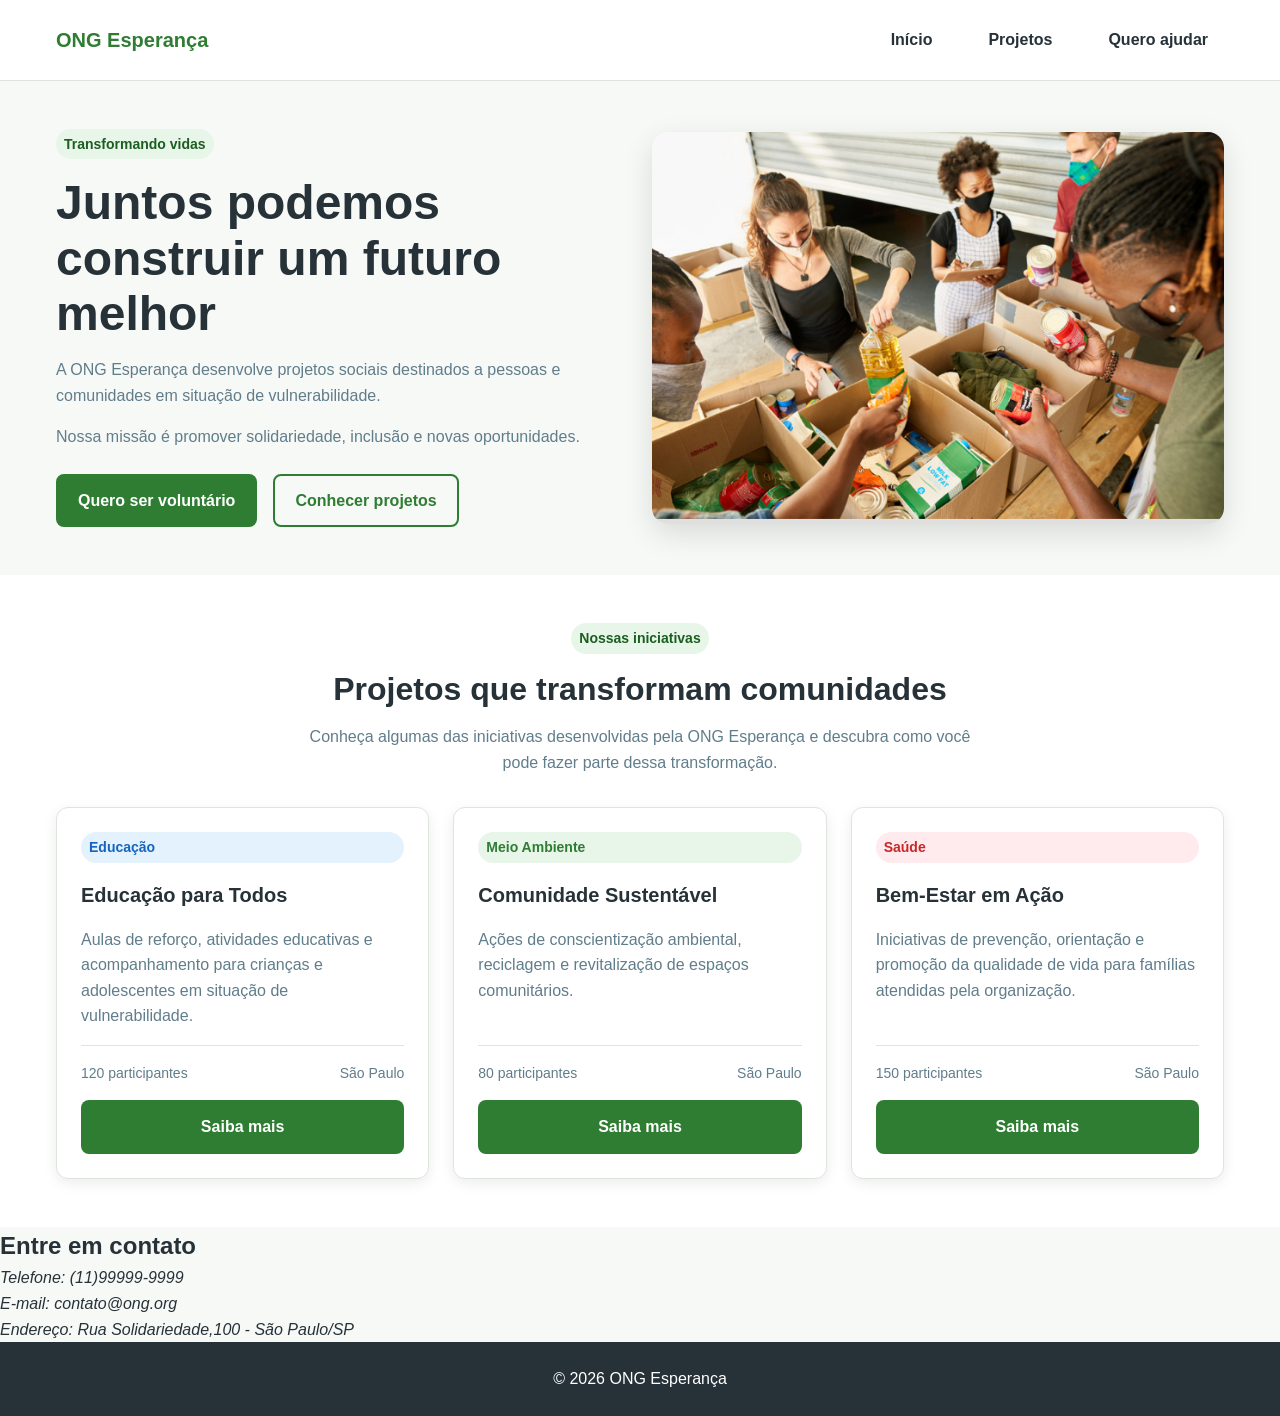
<file: index.html>
<!DOCTYPE html>
<html lang="pt-BR">

<head>
    <meta charset="UTF-8">

    <meta name="viewport" content="width=device-width,initial-scale=1.0">

    <title>ONG Esperança</title>

    <link rel="stylesheet" href="css/style.css">

</head>

<body>

   <header class="header">

    <div class="header-content container">

        <a href="index.html" class="logo">
            ONG Esperança
        </a>

        <input
            type="checkbox"
            id="menu-toggle"
            class="menu-toggle"
        >

        <label
            for="menu-toggle"
            class="hamburger"
            aria-label="Abrir menu de navegação"
        >
            <span></span>
            <span></span>
            <span></span>
        </label>

        <nav class="nav" aria-label="Navegação principal">

            <ul class="nav-menu">

                <li>
                    <a href="index.html">Início</a>
                </li>

                <li class="dropdown">

                    <a href="projetos.html">
                        Projetos
                    </a>

                    <ul class="dropdown-menu">
                        <li>
                            <a href="projetos.html#educacao">
                                Educação
                            </a>
                        </li>

                        <li>
                            <a href="projetos.html#meio-ambiente">
                                Meio Ambiente
                            </a>
                        </li>

                        <li>
                            <a href="projetos.html#saude">
                                Saúde
                            </a>
                        </li>
                    </ul>

                </li>

                <li>
                    <a href="cadastro.html">
                        Quero ajudar
                    </a>
                </li>

            </ul>

        </nav>

    </div>

</header>

<main>

    <section class="hero">

    <div class="container">

        <div class="grid hero-grid">

            <div class="hero-content">

                <span class="badge badge-primary">
                    Transformando vidas
                </span>

                <h1>
                    Juntos podemos construir um futuro melhor
                </h1>

                <p>
                    A ONG Esperança desenvolve projetos sociais
                    destinados a pessoas e comunidades em situação
                    de vulnerabilidade.
                </p>

                <p>
                    Nossa missão é promover solidariedade, inclusão
                    e novas oportunidades.
                </p>

                <div class="hero-actions">

                    <a href="cadastro.html" class="btn btn-primary">
                        Quero ser voluntário
                    </a>

                    <a href="projetos.html" class="btn btn-secondary">
                        Conhecer projetos
                    </a>

                </div>

            </div>

            <div class="hero-image">

                <img
                    src="imagens/ong.jpg"
                    alt="Voluntários da ONG participando de uma ação solidária"
                >

            </div>

        </div>

    </div>

</section>

<section class="projects-section">

    <div class="container">

        <div class="section-header">
            <span class="badge badge-primary">
                Nossas iniciativas
            </span>

            <h2>Projetos que transformam comunidades</h2>

            <p>
                Conheça algumas das iniciativas desenvolvidas pela
                ONG Esperança e descubra como você pode fazer parte
                dessa transformação.
            </p>
        </div>

        <div class="grid projects-grid">

            <!-- Projeto 1 -->
            <article class="project-card">

                <div class="card-content">

                    <span class="badge badge-education">
                        Educação
                    </span>

                    <h3>Educação para Todos</h3>

                    <p>
                        Aulas de reforço, atividades educativas e
                        acompanhamento para crianças e adolescentes
                        em situação de vulnerabilidade.
                    </p>

                    <div class="project-info">
                        <span>120 participantes</span>
                        <span>São Paulo</span>
                    </div>

                    <a href="projetos.html#educacao"
                       class="btn btn-primary">
                        Saiba mais
                    </a>

                </div>

            </article>


            <!-- Projeto 2 -->
            <article class="project-card">

                <div class="card-content">

                    <span class="badge badge-environment">
                        Meio Ambiente
                    </span>

                    <h3>Comunidade Sustentável</h3>

                    <p>
                        Ações de conscientização ambiental, reciclagem
                        e revitalização de espaços comunitários.
                    </p>

                    <div class="project-info">
                        <span>80 participantes</span>
                        <span>São Paulo</span>
                    </div>

                    <a href="projetos.html#meio-ambiente"
                       class="btn btn-primary">
                        Saiba mais
                    </a>

                </div>

            </article>


            <!-- Projeto 3 -->
            <article class="project-card">

                <div class="card-content">

                    <span class="badge badge-health">
                        Saúde
                    </span>

                    <h3>Bem-Estar em Ação</h3>

                    <p>
                        Iniciativas de prevenção, orientação e promoção
                        da qualidade de vida para famílias atendidas
                        pela organização.
                    </p>

                    <div class="project-info">
                        <span>150 participantes</span>
                        <span>São Paulo</span>
                    </div>

                    <a href="projetos.html#saude"
                       class="btn btn-primary">
                        Saiba mais
                    </a>

                </div>

            </article>

        </div>

    </div>

</section>

    <section>

        <h2>Entre em contato</h2>

        <address> 

            <p>
                Telefone: 
                <a href="tel:+551199999999">
                    (11)99999-9999
                </a>
            </p>

            <p>
                E-mail:
                <a href="mailto:contato@ONG.org">
                    contato@ong.org
                </a>
        
            </p>

            <p>
                Endereço:
                Rua Solidariedade,100 - São Paulo/SP
            </p>

        </address>

    </section>

</main>

<footer>

    <p>
         © 2026 ONG Esperança
    </p>

</footer>

</body>

</html>
</file>
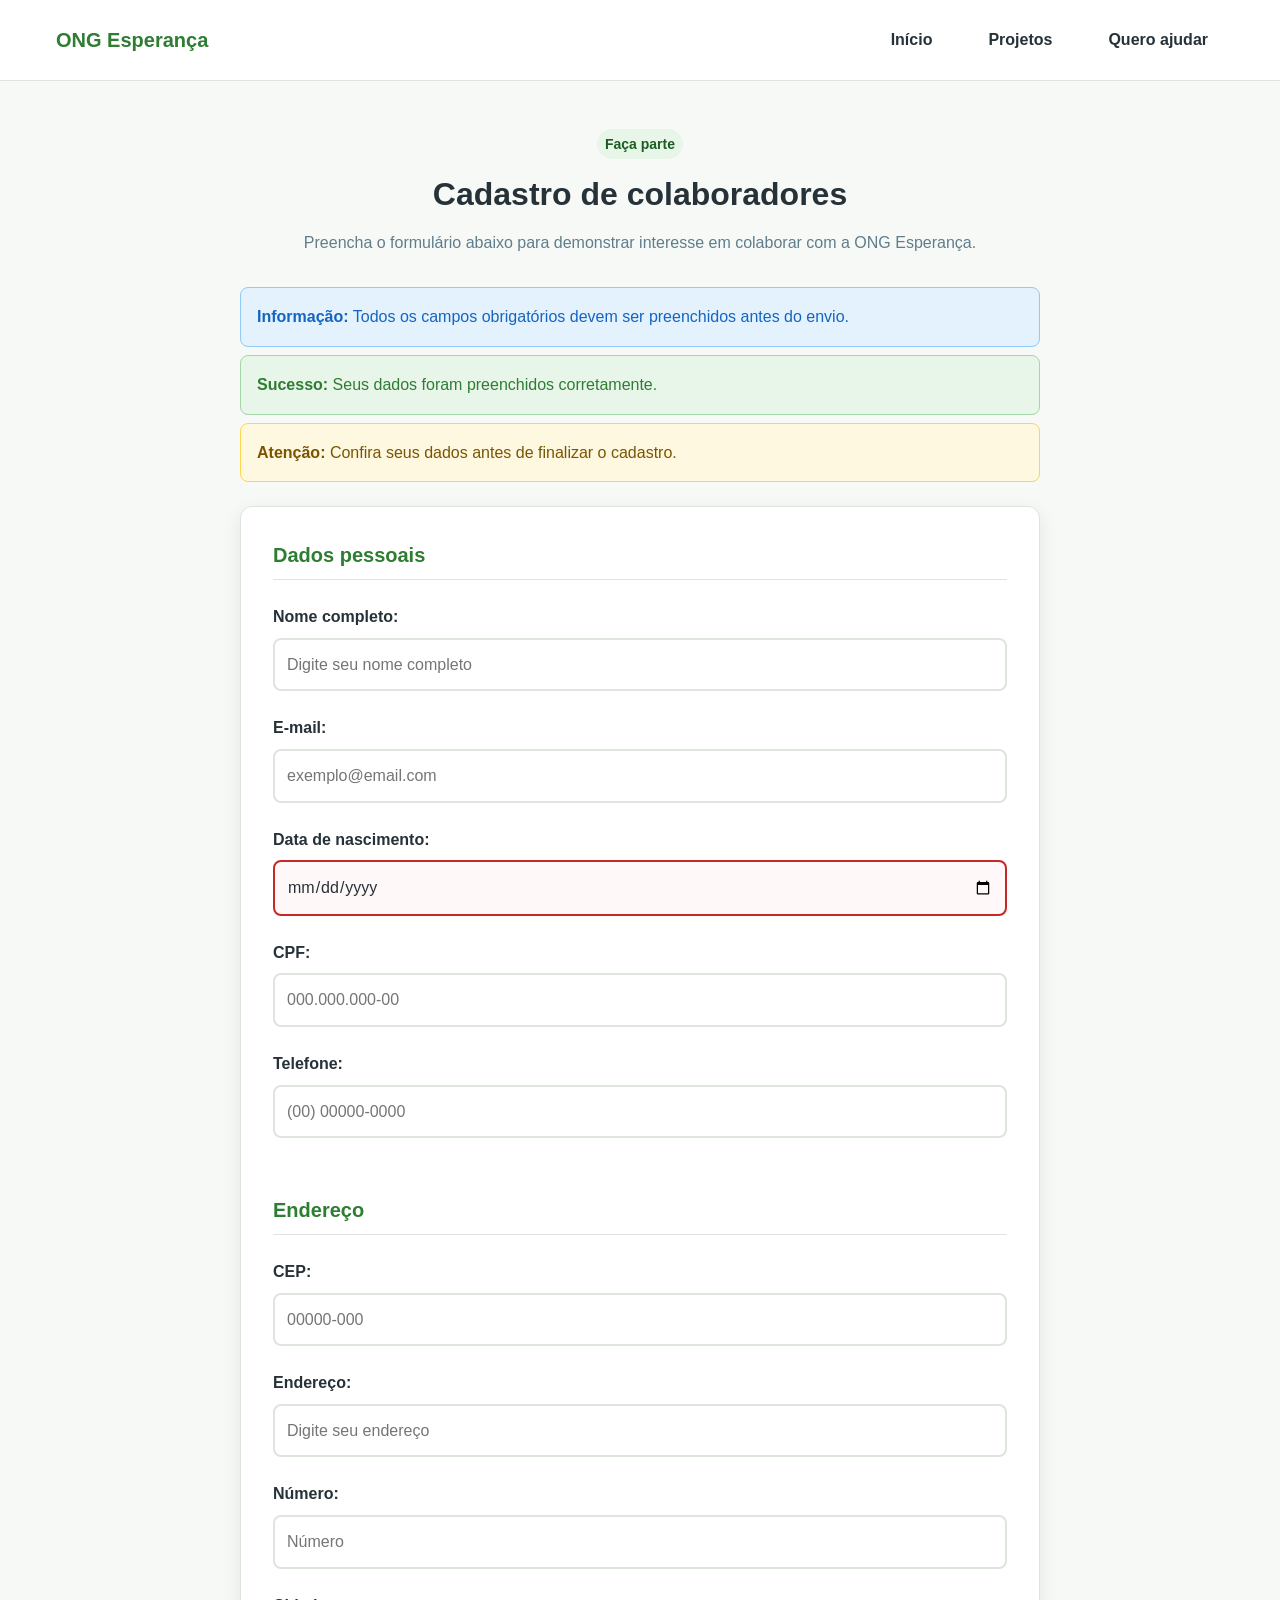
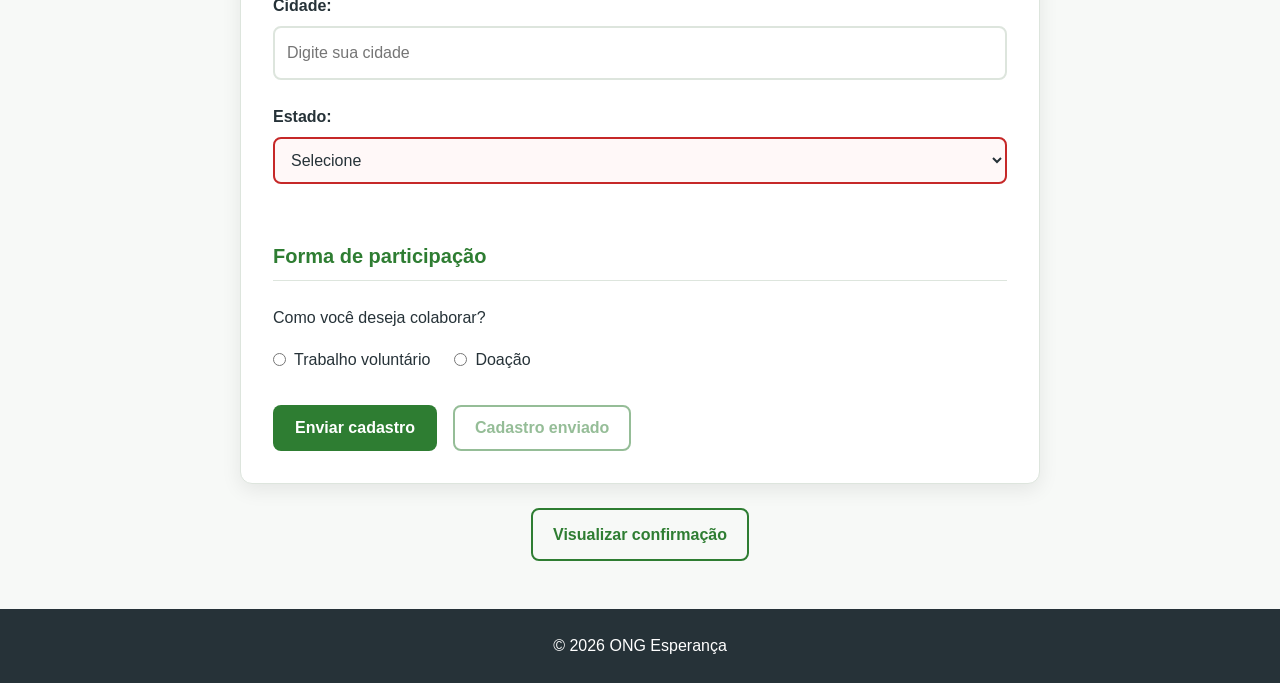
<file: cadastro.html>
<!DOCTYPE html>
<html lang="pt-BR">

<head>
    <meta charset="UTF-8">

    <meta name="viewport" content="width=device-width, initial-scale=1.0">

    <title>Cadastro - ONG Esperança</title>

    <link rel="stylesheet" href="css/style.css">

    <script src="js/script.js" defer></script>
</head>

<body>

    <!-- ========================================
         CABEÇALHO
    ========================================= -->

    <header class="header">

        <div class="header-content container">

            <a href="index.html" class="logo">
                ONG Esperança
            </a>

            <input
                type="checkbox"
                id="menu-toggle"
                class="menu-toggle"
            >

            <label
                for="menu-toggle"
                class="hamburger"
                aria-label="Abrir menu de navegação"
            >
                <span></span>
                <span></span>
                <span></span>
            </label>

            <nav class="nav" aria-label="Navegação principal">

                <ul class="nav-menu">

                    <li>
                        <a href="index.html">
                            Início
                        </a>
                    </li>

                    <li class="dropdown">

                        <a href="projetos.html">
                            Projetos
                        </a>

                        <ul class="dropdown-menu">

                            <li>
                                <a href="projetos.html#educacao">
                                    Educação
                                </a>
                            </li>

                            <li>
                                <a href="projetos.html#meio-ambiente">
                                    Meio Ambiente
                                </a>
                            </li>

                            <li>
                                <a href="projetos.html#saude">
                                    Saúde
                                </a>
                            </li>

                        </ul>

                    </li>

                    <li>
                        <a href="cadastro.html">
                            Quero ajudar
                        </a>
                    </li>

                </ul>

            </nav>

        </div>

    </header>


    <!-- ========================================
         CONTEÚDO PRINCIPAL
    ========================================= -->

    <main>

        <section class="form-section">

            <div class="container">

                <!-- Título da página -->

                <div class="form-header">

                    <span class="badge badge-primary">
                        Faça parte
                    </span>

                    <h1>
                        Cadastro de colaboradores
                    </h1>

                    <p>
                        Preencha o formulário abaixo para demonstrar
                        interesse em colaborar com a ONG Esperança.
                    </p>

                </div>

                <div class="feedback-area">

    <div class="alert alert-info" role="alert">
        <strong>Informação:</strong>
        Todos os campos obrigatórios devem ser preenchidos antes do envio.
    </div>

    <div class="alert alert-success" role="alert">
        <strong>Sucesso:</strong>
        Seus dados foram preenchidos corretamente.
    </div>

    <div class="alert alert-warning" role="alert">
        <strong>Atenção:</strong>
        Confira seus dados antes de finalizar o cadastro.
    </div>

</div>


                <!-- Formulário -->

                <form class="volunteer-form">

                    <!-- DADOS PESSOAIS -->

                    <fieldset>

                        <legend>
                            Dados pessoais
                        </legend>


                        <div class="form-group">

                            <label for="nome">
                                Nome completo:
                            </label>

                            <input
                                class="form-control"
                                type="text"
                                id="nome"
                                name="nome"
                                minlength="3"
                                placeholder="Digite seu nome completo"
                                required
                            >

                            <span class="form-message">
                                Informe seu nome completo.
                            </span>

                        </div>


                        <div class="form-group">

                            <label for="email">
                                E-mail:
                            </label>

                            <input
                                class="form-control"
                                type="email"
                                id="email"
                                name="email"
                                placeholder="exemplo@email.com"
                                required
                            >

                            <span class="form-message">
                                Informe um e-mail válido.
                            </span>

                        </div>


                        <div class="form-group">

                            <label for="nascimento">
                                Data de nascimento:
                            </label>

                            <input
                                class="form-control"
                                type="date"
                                id="nascimento"
                                name="nascimento"
                                required
                            >

                        </div>


                        <div class="form-group">

                            <label for="cpf">
                                CPF:
                            </label>

                            <input
                                class="form-control"
                                type="text"
                                id="cpf"
                                name="cpf"
                                placeholder="000.000.000-00"
                                maxlength="14"
                                pattern="[0-9]{3}\.[0-9]{3}\.[0-9]{3}-[0-9]{2}"
                                required
                            >

                            <span class="form-message">
                                Utilize o formato 000.000.000-00.
                            </span>

                        </div>


                        <div class="form-group">

                            <label for="telefone">
                                Telefone:
                            </label>

                            <input
                                class="form-control"
                                type="tel"
                                id="telefone"
                                name="telefone"
                                placeholder="(00) 00000-0000"
                                maxlength="15"
                                pattern="\([0-9]{2}\) [0-9]{5}-[0-9]{4}"
                                required
                            >

                            <span class="form-message">
                                Utilize o formato (00) 00000-0000.
                            </span>

                        </div>

                    </fieldset>


                    <!-- ENDEREÇO -->

                    <fieldset>

                        <legend>
                            Endereço
                        </legend>


                        <div class="form-group">

                            <label for="cep">
                                CEP:
                            </label>

                            <input
                                class="form-control"
                                type="text"
                                id="cep"
                                name="cep"
                                placeholder="00000-000"
                                maxlength="9"
                                pattern="[0-9]{5}-[0-9]{3}"
                                required
                            >

                            <span class="form-message">
                                Utilize o formato 00000-000.
                            </span>

                        </div>


                        <div class="form-group">

                            <label for="endereco">
                                Endereço:
                            </label>

                            <input
                                class="form-control"
                                type="text"
                                id="endereco"
                                name="endereco"
                                placeholder="Digite seu endereço"
                                required
                            >

                        </div>


                        <div class="form-group">

                            <label for="numero">
                                Número:
                            </label>

                            <input
                                class="form-control"
                                type="text"
                                id="numero"
                                name="numero"
                                placeholder="Número"
                                required
                            >

                        </div>


                        <div class="form-group">

                            <label for="cidade">
                                Cidade:
                            </label>

                            <input
                                class="form-control"
                                type="text"
                                id="cidade"
                                name="cidade"
                                placeholder="Digite sua cidade"
                                required
                            >

                        </div>


                        <div class="form-group">

                            <label for="estado">
                                Estado:
                            </label>

                            <select
                                class="form-control"
                                id="estado"
                                name="estado"
                                required
                            >

                                <option value="">
                                    Selecione
                                </option>

                                <option value="SP">
                                    São Paulo
                                </option>

                                <option value="RJ">
                                    Rio de Janeiro
                                </option>

                                <option value="MG">
                                    Minas Gerais
                                </option>

                            </select>

                        </div>

                    </fieldset>


                    <!-- FORMA DE PARTICIPAÇÃO -->

                    <fieldset>

                        <legend>
                            Forma de participação
                        </legend>

                        <p>
                            Como você deseja colaborar?
                        </p>

                        <div class="radio-group">

                            <label>

                                <input
                                    type="radio"
                                    name="participacao"
                                    value="voluntariado"
                                    required
                                >

                                Trabalho voluntário

                            </label>


                            <label>

                                <input
                                    type="radio"
                                    name="participacao"
                                    value="doacao"
                                >

                                Doação

                            </label>

                        </div>

                    </fieldset>


                    <!-- BOTÕES -->

                    <div class="form-actions">

                        <button
                            type="submit"
                            class="btn btn-primary"
                        >
                            Enviar cadastro
                        </button>

                        <button
                            type="button"
                            class="btn btn-secondary"
                            disabled
                        >
                            Cadastro enviado
                        </button>

                    </div>

                </form>

                <div class="modal-actions">

    <a href="#modal-confirmacao" class="btn btn-secondary">
        Visualizar confirmação
    </a>

</div>


<div
    id="modal-confirmacao"
    class="modal"
    role="dialog"
    aria-labelledby="modal-title"
>

    <div class="modal-content">

        <a
            href="#"
            class="modal-close"
            aria-label="Fechar modal"
        >
            &times;
        </a>

        <span class="badge badge-primary">
            Cadastro
        </span>

        <h2 id="modal-title">
            Cadastro recebido!
        </h2>

        <p>
            Obrigado pelo interesse em colaborar com a
            ONG Esperança. Nossa equipe entrará em contato
            para apresentar as próximas etapas.
        </p>

        <a href="#" class="btn btn-primary">
            Entendi
        </a>

    </div>

</div>

            </div>

        </section>

    </main>


    <!-- ========================================
         RODAPÉ
    ========================================= -->

    <footer>

        <p>
            © 2026 ONG Esperança
        </p>

    </footer>

</body>

</html>
</file>
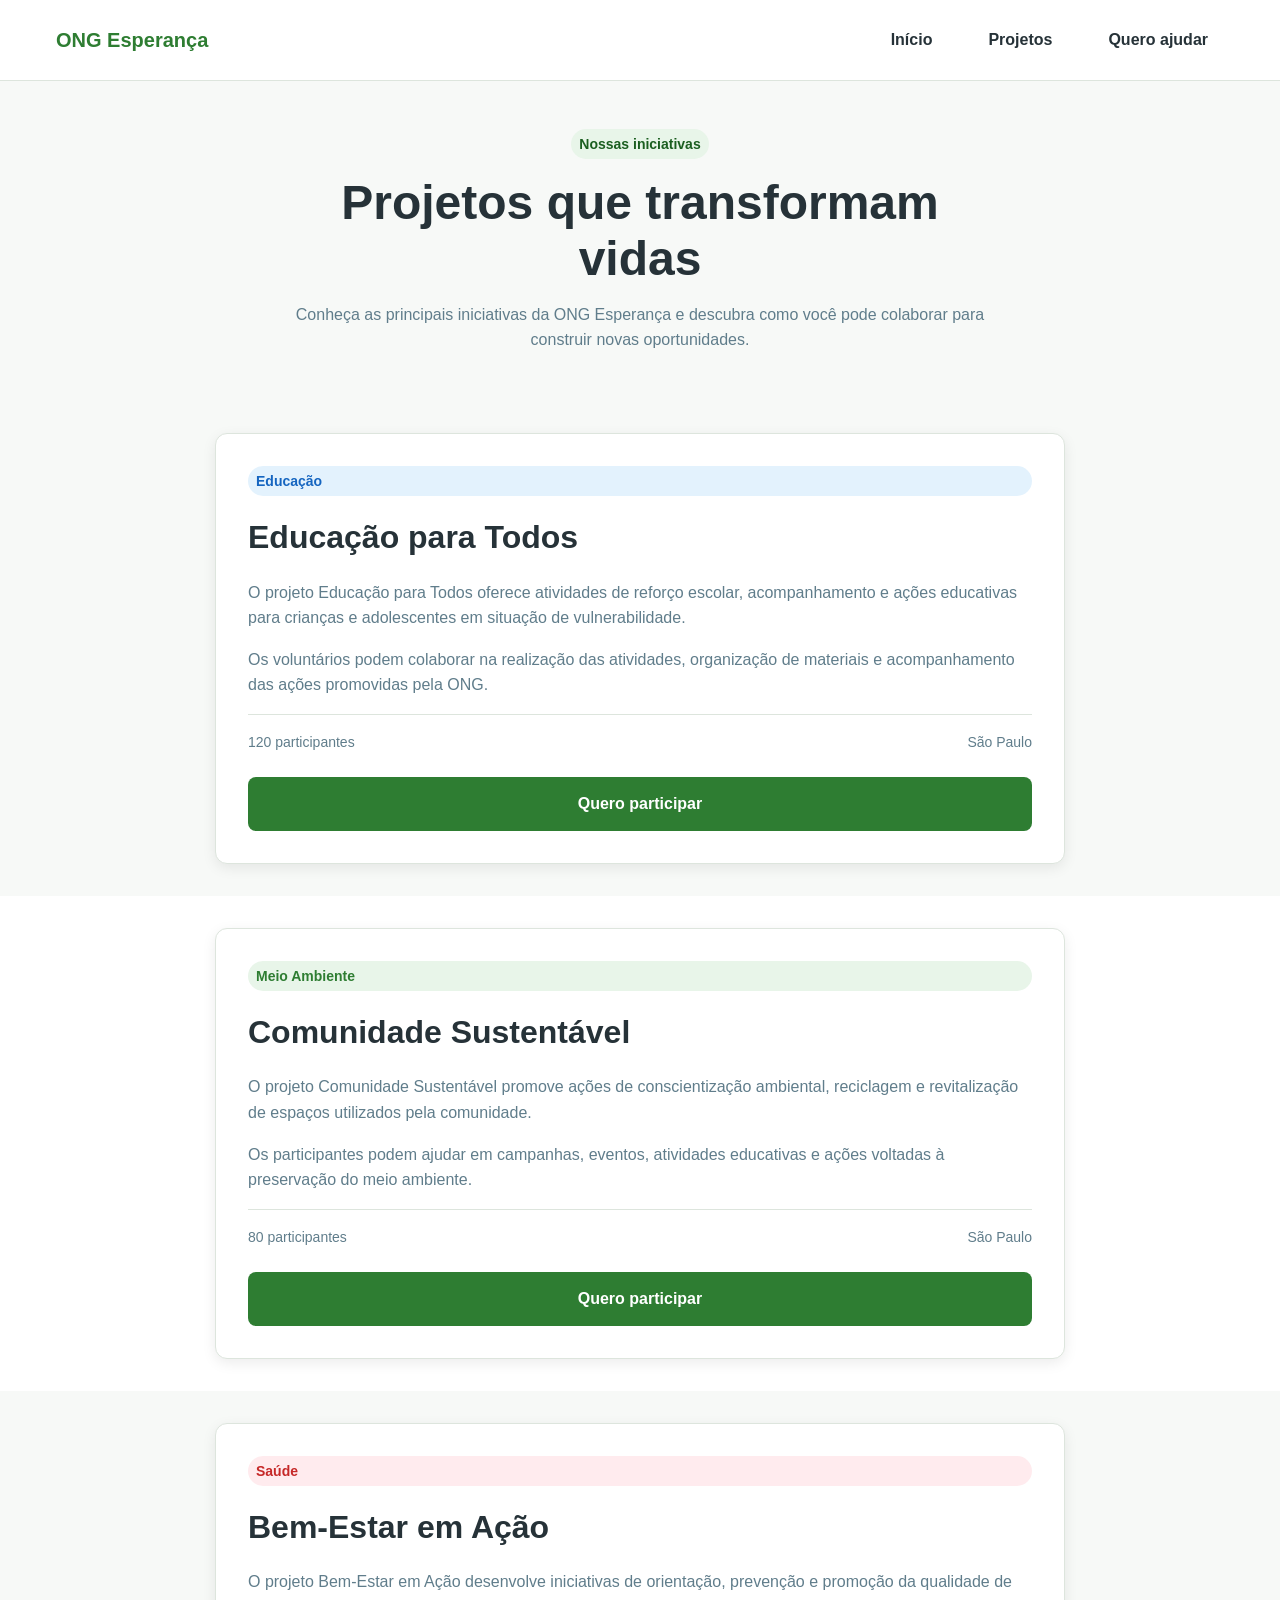
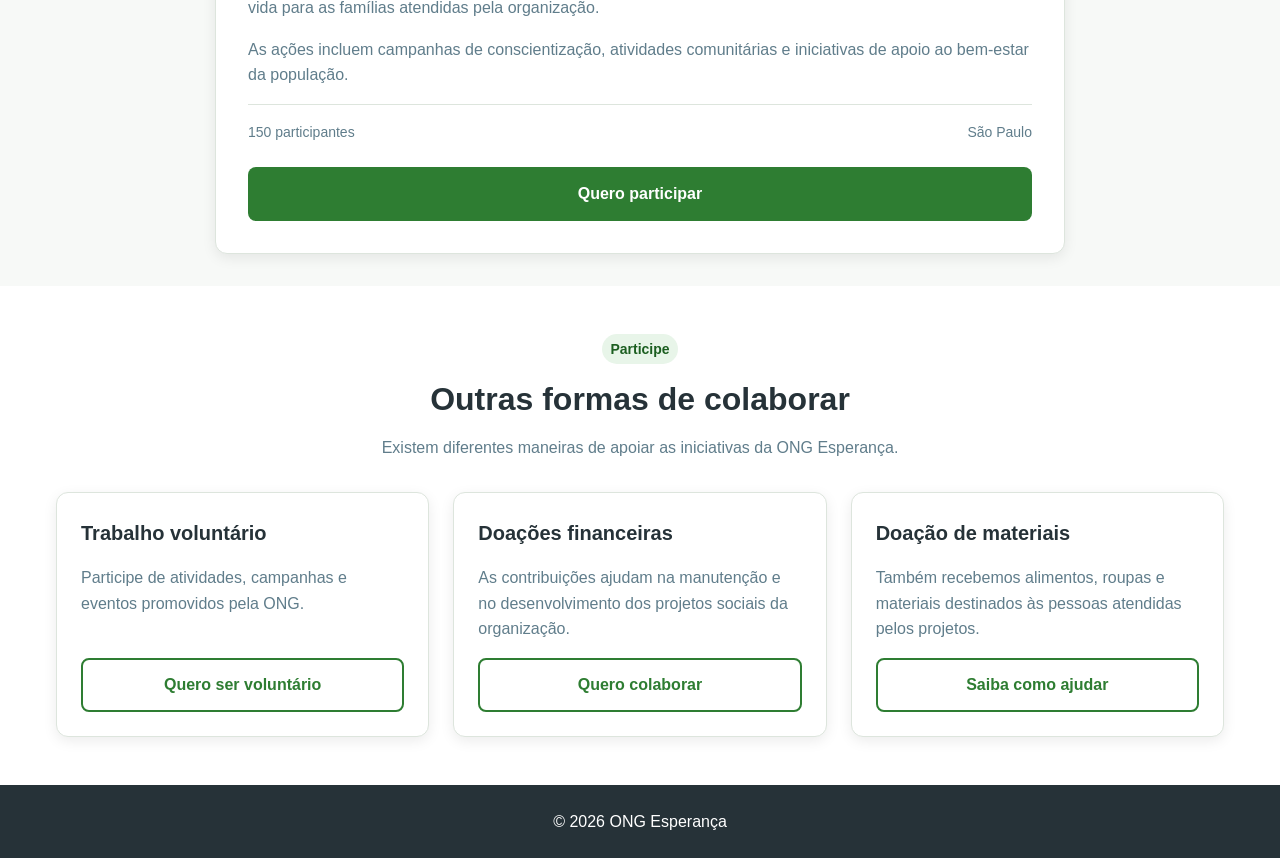
<file: projetos.html>
<!DOCTYPE html>
<html lang="pt-BR">

<head>
    <meta charset="UTF-8">

    <meta name="viewport" content="width=device-width, initial-scale=1.0">

    <title>Projetos - ONG Esperança</title>

    <link rel="stylesheet" href="css/style.css">

    <script src="js/script.js" defer></script>
</head>

<body>

    <!-- ========================================
         CABEÇALHO
    ========================================= -->

    <header class="header">

        <div class="header-content container">

            <a href="index.html" class="logo">
                ONG Esperança
            </a>

            <input
                type="checkbox"
                id="menu-toggle"
                class="menu-toggle"
            >

            <label
                for="menu-toggle"
                class="hamburger"
                aria-label="Abrir menu de navegação"
            >
                <span></span>
                <span></span>
                <span></span>
            </label>

            <nav class="nav" aria-label="Navegação principal">

                <ul class="nav-menu">

                    <li>
                        <a href="index.html">
                            Início
                        </a>
                    </li>

                    <li class="dropdown">

                        <a href="projetos.html">
                            Projetos
                        </a>

                        <ul class="dropdown-menu">

                            <li>
                                <a href="#educacao">
                                    Educação
                                </a>
                            </li>

                            <li>
                                <a href="#meio-ambiente">
                                    Meio Ambiente
                                </a>
                            </li>

                            <li>
                                <a href="#saude">
                                    Saúde
                                </a>
                            </li>

                        </ul>

                    </li>

                    <li>
                        <a href="cadastro.html">
                            Quero ajudar
                        </a>
                    </li>

                </ul>

            </nav>

        </div>

    </header>


    <!-- ========================================
         CONTEÚDO PRINCIPAL
    ========================================= -->

    <main>

        <!-- INTRODUÇÃO -->

        <section class="projects-page-header">

            <div class="container">

                <div class="section-header">

                    <span class="badge badge-primary">
                        Nossas iniciativas
                    </span>

                    <h1>
                        Projetos que transformam vidas
                    </h1>

                    <p>
                        Conheça as principais iniciativas da ONG Esperança
                        e descubra como você pode colaborar para construir
                        novas oportunidades.
                    </p>

                </div>

            </div>

        </section>


        <!-- ========================================
             PROJETO EDUCAÇÃO
        ========================================= -->

        <section
            class="project-detail"
            id="educacao"
        >

            <div class="container">

                <article class="project-detail-card">

                    <div class="project-detail-content">

                        <span class="badge badge-education">
                            Educação
                        </span>

                        <h2>
                            Educação para Todos
                        </h2>

                        <p>
                            O projeto Educação para Todos oferece
                            atividades de reforço escolar, acompanhamento
                            e ações educativas para crianças e adolescentes
                            em situação de vulnerabilidade.
                        </p>

                        <p>
                            Os voluntários podem colaborar na realização
                            das atividades, organização de materiais e
                            acompanhamento das ações promovidas pela ONG.
                        </p>

                        <div class="project-info">

                            <span>
                                120 participantes
                            </span>

                            <span>
                                São Paulo
                            </span>

                        </div>

                        <a
                            href="cadastro.html"
                            class="btn btn-primary"
                        >
                            Quero participar
                        </a>

                    </div>

                </article>

            </div>

        </section>


        <!-- ========================================
             PROJETO MEIO AMBIENTE
        ========================================= -->

        <section
            class="project-detail project-detail-alt"
            id="meio-ambiente"
        >

            <div class="container">

                <article class="project-detail-card">

                    <div class="project-detail-content">

                        <span class="badge badge-environment">
                            Meio Ambiente
                        </span>

                        <h2>
                            Comunidade Sustentável
                        </h2>

                        <p>
                            O projeto Comunidade Sustentável promove
                            ações de conscientização ambiental,
                            reciclagem e revitalização de espaços
                            utilizados pela comunidade.
                        </p>

                        <p>
                            Os participantes podem ajudar em campanhas,
                            eventos, atividades educativas e ações
                            voltadas à preservação do meio ambiente.
                        </p>

                        <div class="project-info">

                            <span>
                                80 participantes
                            </span>

                            <span>
                                São Paulo
                            </span>

                        </div>

                        <a
                            href="cadastro.html"
                            class="btn btn-primary"
                        >
                            Quero participar
                        </a>

                    </div>

                </article>

            </div>

        </section>


        <!-- ========================================
             PROJETO SAÚDE
        ========================================= -->

        <section
            class="project-detail"
            id="saude"
        >

            <div class="container">

                <article class="project-detail-card">

                    <div class="project-detail-content">

                        <span class="badge badge-health">
                            Saúde
                        </span>

                        <h2>
                            Bem-Estar em Ação
                        </h2>

                        <p>
                            O projeto Bem-Estar em Ação desenvolve
                            iniciativas de orientação, prevenção e
                            promoção da qualidade de vida para as
                            famílias atendidas pela organização.
                        </p>

                        <p>
                            As ações incluem campanhas de conscientização,
                            atividades comunitárias e iniciativas de
                            apoio ao bem-estar da população.
                        </p>

                        <div class="project-info">

                            <span>
                                150 participantes
                            </span>

                            <span>
                                São Paulo
                            </span>

                        </div>

                        <a
                            href="cadastro.html"
                            class="btn btn-primary"
                        >
                            Quero participar
                        </a>

                    </div>

                </article>

            </div>

        </section>


        <!-- ========================================
             FORMAS DE COLABORAÇÃO
        ========================================= -->

        <section class="collaboration-section">

            <div class="container">

                <div class="section-header">

                    <span class="badge badge-primary">
                        Participe
                    </span>

                    <h2>
                        Outras formas de colaborar
                    </h2>

                    <p>
                        Existem diferentes maneiras de apoiar
                        as iniciativas da ONG Esperança.
                    </p>

                </div>


                <div class="grid collaboration-grid">

                    <article class="collaboration-card">

                        <div class="card-content">

                            <h3>
                                Trabalho voluntário
                            </h3>

                            <p>
                                Participe de atividades, campanhas
                                e eventos promovidos pela ONG.
                            </p>

                            <a
                                href="cadastro.html"
                                class="btn btn-secondary"
                            >
                                Quero ser voluntário
                            </a>

                        </div>

                    </article>


                    <article class="collaboration-card">

                        <div class="card-content">

                            <h3>
                                Doações financeiras
                            </h3>

                            <p>
                                As contribuições ajudam na manutenção
                                e no desenvolvimento dos projetos
                                sociais da organização.
                            </p>

                            <a
                                href="cadastro.html"
                                class="btn btn-secondary"
                            >
                                Quero colaborar
                            </a>

                        </div>

                    </article>


                    <article class="collaboration-card">

                        <div class="card-content">

                            <h3>
                                Doação de materiais
                            </h3>

                            <p>
                                Também recebemos alimentos, roupas
                                e materiais destinados às pessoas
                                atendidas pelos projetos.
                            </p>

                            <a
                                href="cadastro.html"
                                class="btn btn-secondary"
                            >
                                Saiba como ajudar
                            </a>

                        </div>

                    </article>

                </div>

            </div>

        </section>

    </main>


    <!-- ========================================
         RODAPÉ
    ========================================= -->

    <footer>

        <p>
            © 2026 ONG Esperança
        </p>

    </footer>

</body>

</html>
</file>
<file: css/style.css>
/* ========================================
   DESIGN SYSTEM - PLATAFORMA ONG
======================================== */

:root {
    /* Cores principais */
    --cor-primaria: #2E7D32;
    --cor-primaria-escura: #1B5E20;
    --cor-secundaria: #66BB6A;
    --cor-destaque: #F9A825;

    /* Cores neutras */
    --cor-fundo: #F7F9F7;
    --cor-branca: #FFFFFF;
    --cor-texto: #263238;
    --cor-texto-secundario: #607D8B;
    --cor-borda: #DDE5DD;

    /* Tipografia */
    --fonte-xs: 0.875rem;  /* 14px */
    --fonte-sm: 1rem;      /* 16px */
    --fonte-md: 1.25rem;   /* 20px */
    --fonte-lg: 2rem;      /* 32px */
    --fonte-xl: 3rem;      /* 48px */

    /* Espaçamentos */
    --espaco-xs: 0.25rem;  /* 4px */
    --espaco-sm: 0.5rem;   /* 8px */
    --espaco-md: 1rem;     /* 16px */
    --espaco-lg: 1.5rem;   /* 24px */
    --espaco-xl: 2rem;     /* 32px */
    --espaco-xxl: 3rem;    /* 48px */
}


/* ========================================
   CONFIGURAÇÕES GLOBAIS
======================================== */

* {
    margin: 0;
    padding: 0;
    box-sizing: border-box;
}

html {
    scroll-behavior: smooth;
}

body {
    font-family: Arial, Helvetica, sans-serif;
    font-size: var(--fonte-sm);
    color: var(--cor-texto);
    background-color: var(--cor-fundo);
    line-height: 1.6;
}

img {
    max-width: 100%;
    height: auto;
}

a {
    color: inherit;
    text-decoration: none;
}

/* ========================================
   LAYOUT - CONTAINER E GRID
======================================== */

.container {
    width: 100%;
    max-width: 1200px;
    margin: 0 auto;
    padding-left: var(--espaco-md);
    padding-right: var(--espaco-md);
}

.grid {
    display: grid;
    grid-template-columns: repeat(12, 1fr);
    gap: var(--espaco-lg);
}

/* ========================================
   CABEÇALHO E NAVEGAÇÃO
======================================== */

.header {
    background-color: var(--cor-branca);
    border-bottom: 1px solid var(--cor-borda);
    box-shadow: 0 2px 8px rgba(0, 0, 0, 0.08);
}

.header-content {
    min-height: 80px;
    display: flex;
    align-items: center;
    justify-content: space-between;
    gap: var(--espaco-lg);
}

.logo {
    color: var(--cor-primaria);
    font-size: var(--fonte-md);
    font-weight: 700;
    white-space: nowrap;
}

.nav-menu {
    list-style: none;
    display: flex;
    align-items: center;
    justify-content: center;
    gap: var(--espaco-lg);
}

.nav-menu > li {
    position: relative;
}

.nav-menu > li > a {
    display: block;
    padding: var(--espaco-sm) var(--espaco-md);
    font-weight: 600;
    transition: color 0.3s ease,
                background-color 0.3s ease;
}

.nav-menu > li > a:hover,
.nav-menu > li > a:focus-visible {
    color: var(--cor-primaria);
    background-color: var(--cor-fundo);
    border-radius: 6px;
}

/* ========================================
   DROPDOWN
======================================== */

.dropdown-menu {
    position: absolute;
    top: 100%;
    left: 0;
    min-width: 190px;

    list-style: none;

    background-color: var(--cor-branca);
    border: 1px solid var(--cor-borda);
    border-radius: 8px;

    box-shadow: 0 8px 20px rgba(0, 0, 0, 0.12);

    opacity: 0;
    visibility: hidden;
    transform: translateY(-8px);

    transition: opacity 0.3s ease,
                transform 0.3s ease,
                visibility 0.3s ease;

    z-index: 100;
}

.dropdown-menu a {
    display: block;
    padding: var(--espaco-sm) var(--espaco-md);
}

.dropdown-menu a:hover,
.dropdown-menu a:focus-visible {
    color: var(--cor-primaria);
    background-color: var(--cor-fundo);
}

.dropdown:hover .dropdown-menu,
.dropdown:focus-within .dropdown-menu {
    opacity: 1;
    visibility: visible;
    transform: translateY(0);
}

/* ========================================
   MENU HAMBÚRGUER
======================================== */

.menu-toggle {
    display: none;
}

.hamburger {
    display: none;
    width: 32px;
    height: 24px;

    flex-direction: column;
    justify-content: space-between;

    cursor: pointer;
}

.hamburger span {
    display: block;
    width: 100%;
    height: 3px;

    background-color: var(--cor-primaria);
    border-radius: 3px;

    transition: transform 0.3s ease,
                opacity 0.3s ease;
}

/* ========================================
   HERO
======================================== */

.hero {
    padding: var(--espaco-xxl) 0;
    background-color: var(--cor-fundo);
}

.hero-grid {
    align-items: center;
}

.hero-content {
    grid-column: span 6;
}

.hero-image {
    grid-column: span 6;
}

.hero-content h1 {
    margin: var(--espaco-md) 0;
    font-size: var(--fonte-xl);
    line-height: 1.15;
    color: var(--cor-texto);
}

.hero-content p {
    margin-bottom: var(--espaco-md);
    color: var(--cor-texto-secundario);
}

.hero-image img {
    display: block;
    width: 100%;
    border-radius: 16px;
    box-shadow: 0 10px 30px rgba(0, 0, 0, 0.12);
}

/* ========================================
   BADGES
======================================== */

.badge {
    display: inline-flex;
    align-items: center;

    padding: var(--espaco-xs) var(--espaco-sm);

    border-radius: 20px;

    font-size: var(--fonte-xs);
    font-weight: 700;
}

.badge-primary {
    color: var(--cor-primaria-escura);
    background-color: #E8F5E9;
}

/* ========================================
   BOTÕES
======================================== */

.hero-actions {
    display: flex;
    align-items: center;
    gap: var(--espaco-md);
    flex-wrap: wrap;

    margin-top: var(--espaco-lg);
}

.btn {
    display: inline-flex;
    align-items: center;
    justify-content: center;

    padding: 12px 20px;

    border: 2px solid transparent;
    border-radius: 8px;

    font-size: var(--fonte-sm);
    font-weight: 700;

    cursor: pointer;

    transition:
        background-color 0.3s ease,
        color 0.3s ease,
        box-shadow 0.3s ease,
        transform 0.3s ease;
}

.btn-primary {
    color: var(--cor-branca);
    background-color: var(--cor-primaria);
}

.btn-primary:hover {
    background-color: var(--cor-primaria-escura);
    transform: translateY(-2px);
    box-shadow: 0 4px 12px rgba(0, 0, 0, 0.15);
}

.btn-secondary {
    color: var(--cor-primaria);
    background-color: transparent;
    border-color: var(--cor-primaria);
}

.btn-secondary:hover {
    color: var(--cor-branca);
    background-color: var(--cor-primaria);
    transform: translateY(-2px);
}

.btn:focus-visible {
    outline: 3px solid var(--cor-destaque);
    outline-offset: 3px;
}

.btn:active {
    transform: translateY(0);
    box-shadow: 0 2px 5px rgba(0, 0, 0, 0.15);
}

.btn:disabled {
    opacity: 0.5;
    cursor: not-allowed;
    box-shadow: none;
}

/* ========================================
   SEÇÃO DE PROJETOS
======================================== */

.projects-section {
    padding: var(--espaco-xxl) 0;
    background-color: var(--cor-branca);
}

.section-header {
    max-width: 700px;
    margin: 0 auto var(--espaco-xl);
    text-align: center;
}

.section-header h2 {
    margin: var(--espaco-md) 0;
    font-size: var(--fonte-lg);
    line-height: 1.2;
}

.section-header p {
    color: var(--cor-texto-secundario);
}

.projects-grid {
    align-items: stretch;
}

.project-card {
    grid-column: span 4;

    background-color: var(--cor-branca);
    border: 1px solid var(--cor-borda);
    border-radius: 12px;

    box-shadow: 0 4px 14px rgba(0, 0, 0, 0.08);

    overflow: hidden;

    transition:
        transform 0.3s ease,
        box-shadow 0.3s ease,
        border-color 0.3s ease;
}

.project-card:hover {
    transform: translateY(-6px);
    border-color: var(--cor-secundaria);
    box-shadow: 0 10px 25px rgba(0, 0, 0, 0.12);
}

.card-content {
    height: 100%;
    padding: var(--espaco-lg);

    display: flex;
    flex-direction: column;
    justify-content: space-between;
    gap: var(--espaco-md);
}

.card-content h3 {
    font-size: var(--fonte-md);
    color: var(--cor-texto);
}

.card-content p {
    color: var(--cor-texto-secundario);
    flex-grow: 1;
}

.project-info {
    display: flex;
    align-items: center;
    justify-content: space-between;
    gap: var(--espaco-sm);
    flex-wrap: wrap;

    padding-top: var(--espaco-md);
    border-top: 1px solid var(--cor-borda);

    color: var(--cor-texto-secundario);
    font-size: var(--fonte-xs);
}

.badge-education {
    color: #1565C0;
    background-color: #E3F2FD;
}

.badge-environment {
    color: #2E7D32;
    background-color: #E8F5E9;
}

.badge-health {
    color: #C62828;
    background-color: #FFEBEE;
}

/* ========================================
   FORMULÁRIO DE COLABORADORES
======================================== */

.form-section {
    padding: var(--espaco-xxl) 0;
    background-color: var(--cor-fundo);
}

.form-header {
    max-width: 700px;
    margin: 0 auto var(--espaco-xl);
    text-align: center;
}

.form-header h1 {
    margin: var(--espaco-md) 0;
    font-size: var(--fonte-lg);
    line-height: 1.2;
    color: var(--cor-texto);
}

.form-header p {
    color: var(--cor-texto-secundario);
}


/* ========================================
   ESTRUTURA DO FORMULÁRIO
======================================== */

.volunteer-form {
    max-width: 800px;
    margin: 0 auto;

    padding: var(--espaco-xl);

    background-color: var(--cor-branca);
    border: 1px solid var(--cor-borda);
    border-radius: 12px;

    box-shadow: 0 6px 20px rgba(0, 0, 0, 0.08);
}

.volunteer-form fieldset {
    border: 0;
    margin-bottom: var(--espaco-xl);
}

.volunteer-form legend {
    width: 100%;

    margin-bottom: var(--espaco-lg);
    padding-bottom: var(--espaco-sm);

    border-bottom: 1px solid var(--cor-borda);

    color: var(--cor-primaria);
    font-size: var(--fonte-md);
    font-weight: 700;
}


/* ========================================
   CAMPOS DO FORMULÁRIO
======================================== */

.form-group {
    margin-bottom: var(--espaco-lg);
}

.form-group label {
    display: block;
    margin-bottom: var(--espaco-sm);

    color: var(--cor-texto);
    font-weight: 600;
}

.form-control {
    width: 100%;

    padding: 12px;

    border: 2px solid var(--cor-borda);
    border-radius: 8px;

    background-color: var(--cor-branca);
    color: var(--cor-texto);

    font: inherit;

    transition:
        border-color 0.3s ease,
        box-shadow 0.3s ease,
        background-color 0.3s ease;
}


/* Campo selecionado */

.form-control:focus {
    outline: none;

    border-color: var(--cor-primaria);

    box-shadow:
        0 0 0 3px rgba(46, 125, 50, 0.15);
}


/* ========================================
   VALIDAÇÃO DOS CAMPOS
======================================== */

/* Campo preenchido corretamente */

.form-control:not(:placeholder-shown):valid {
    border-color: var(--cor-primaria);
}


/* Campo preenchido incorretamente */

.form-control:not(:placeholder-shown):invalid {
    border-color: #C62828;
    background-color: #FFF8F8;
}


/* Mensagem de erro */

.form-message {
    display: none;

    margin-top: var(--espaco-xs);

    color: #C62828;
    font-size: var(--fonte-xs);
}


/* Exibe mensagem quando o conteúdo é inválido */

.form-control:not(:placeholder-shown):invalid
+ .form-message {
    display: block;
}


/* ========================================
   RADIO BUTTONS
======================================== */

.radio-group {
    display: flex;
    align-items: center;
    gap: var(--espaco-lg);
    flex-wrap: wrap;

    margin-top: var(--espaco-md);
}

.radio-group label {
    display: flex;
    align-items: center;
    gap: var(--espaco-sm);

    cursor: pointer;
}

.radio-group input[type="radio"] {
    accent-color: var(--cor-primaria);
}


/* ========================================
   AÇÕES DO FORMULÁRIO
======================================== */

.form-actions {
    display: flex;
    align-items: center;
    gap: var(--espaco-md);
    flex-wrap: wrap;
}


/* ========================================
   RODAPÉ
======================================== */

footer {
    padding: var(--espaco-lg);

    background-color: var(--cor-texto);
    color: var(--cor-branca);

    text-align: center;
}

/* ========================================
   ALERTAS
======================================== */

.feedback-area {
    max-width: 800px;
    margin: 0 auto var(--espaco-lg);

    display: flex;
    flex-direction: column;
    gap: var(--espaco-sm);
}

.alert {
    padding: var(--espaco-md);

    border: 1px solid transparent;
    border-radius: 8px;

    font-size: var(--fonte-sm);
}

.alert-info {
    color: #1565C0;
    background-color: #E3F2FD;
    border-color: #90CAF9;
}

.alert-success {
    color: #2E7D32;
    background-color: #E8F5E9;
    border-color: #A5D6A7;
}

.alert-warning {
    color: #795500;
    background-color: #FFF8E1;
    border-color: #FFD54F;
}


/* ========================================
   MODAL
======================================== */

.modal-actions {
    max-width: 800px;
    margin: var(--espaco-lg) auto 0;

    display: flex;
    justify-content: center;
}

.modal {
    position: fixed;

    inset: 0;

    display: flex;
    align-items: center;
    justify-content: center;

    padding: var(--espaco-md);

    background-color: rgba(0, 0, 0, 0.55);

    opacity: 0;
    visibility: hidden;

    transition:
        opacity 0.3s ease,
        visibility 0.3s ease;

    z-index: 1000;
}

.modal:target {
    opacity: 1;
    visibility: visible;
}

.modal-content {
    position: relative;

    width: 100%;
    max-width: 500px;

    padding: var(--espaco-xl);

    background-color: var(--cor-branca);

    border-radius: 12px;

    box-shadow:
        0 15px 40px rgba(0, 0, 0, 0.25);

    transform: translateY(-20px);

    transition: transform 0.3s ease;
}

.modal:target .modal-content {
    transform: translateY(0);
}

.modal-content h2 {
    margin:
        var(--espaco-md)
        var(--espaco-xl)
        var(--espaco-sm)
        0;

    color: var(--cor-texto);
    font-size: var(--fonte-lg);
}

.modal-content p {
    margin-bottom: var(--espaco-lg);

    color: var(--cor-texto-secundario);
}

.modal-close {
    position: absolute;

    top: var(--espaco-md);
    right: var(--espaco-md);

    display: flex;
    align-items: center;
    justify-content: center;

    width: 36px;
    height: 36px;

    border-radius: 50%;

    color: var(--cor-texto);
    font-size: 1.75rem;
    line-height: 1;

    transition:
        background-color 0.3s ease,
        color 0.3s ease;
}

.modal-close:hover,
.modal-close:focus-visible {
    color: var(--cor-primaria);
    background-color: var(--cor-fundo);
}

/* ========================================
   PÁGINA DE PROJETOS
======================================== */

.projects-page-header {
    padding: var(--espaco-xxl) 0;
    background-color: var(--cor-fundo);
}

.projects-page-header .section-header {
    margin-bottom: 0;
}

.projects-page-header h1 {
    margin: var(--espaco-md) 0;

    color: var(--cor-texto);
    font-size: var(--fonte-xl);
    line-height: 1.15;
}


/* ========================================
   DETALHES DOS PROJETOS
======================================== */

.project-detail {
    padding: var(--espaco-xl) 0;
    scroll-margin-top: 100px;
}

.project-detail-alt {
    background-color: var(--cor-branca);
}

.project-detail-card {
    max-width: 850px;
    margin: 0 auto;

    background-color: var(--cor-branca);

    border: 1px solid var(--cor-borda);
    border-radius: 12px;

    box-shadow: 0 4px 14px rgba(0, 0, 0, 0.08);

    transition:
        transform 0.3s ease,
        box-shadow 0.3s ease,
        border-color 0.3s ease;
}

.project-detail-card:hover {
    transform: translateY(-4px);

    border-color: var(--cor-secundaria);

    box-shadow:
        0 10px 25px rgba(0, 0, 0, 0.12);
}

.project-detail-content {
    padding: var(--espaco-xl);

    display: flex;
    flex-direction: column;
    gap: var(--espaco-md);
}

.project-detail-content h2 {
    color: var(--cor-texto);
    font-size: var(--fonte-lg);
}

.project-detail-content p {
    color: var(--cor-texto-secundario);
}

.project-detail-content .project-info {
    margin-bottom: var(--espaco-sm);
}


/* ========================================
   FORMAS DE COLABORAÇÃO
======================================== */

.collaboration-section {
    padding: var(--espaco-xxl) 0;
    background-color: var(--cor-branca);
}

.collaboration-grid {
    align-items: stretch;
}

.collaboration-card {
    grid-column: span 4;

    background-color: var(--cor-branca);

    border: 1px solid var(--cor-borda);
    border-radius: 12px;

    box-shadow: 0 4px 14px rgba(0, 0, 0, 0.08);

    transition:
        transform 0.3s ease,
        box-shadow 0.3s ease,
        border-color 0.3s ease;
}

.collaboration-card:hover {
    transform: translateY(-6px);

    border-color: var(--cor-secundaria);

    box-shadow:
        0 10px 25px rgba(0, 0, 0, 0.12);
}

/* ========================================
   BREAKPOINT 1 - CELULARES PEQUENOS
   Até 480px
======================================== */

@media (max-width: 480px) {

    .grid {
        grid-template-columns: 1fr;
        gap: var(--espaco-md);
    }

    .header-content {
        min-height: 70px;
        position: relative;
    }

    .logo {
        font-size: var(--fonte-sm);
    }

    .hamburger {
        display: flex;
    }

    .nav {
        display: none;
        position: absolute;
        top: 70px;
        left: 0;
        width: 100%;

        background-color: var(--cor-branca);
        border-top: 1px solid var(--cor-borda);
        box-shadow: 0 8px 16px rgba(0, 0, 0, 0.08);

        z-index: 99;
    }

    .menu-toggle:checked ~ .nav {
        display: block;
    }

    .nav-menu {
        flex-direction: column;
        align-items: stretch;
        gap: 0;
        padding: var(--espaco-sm) 0;
    }

    .nav-menu > li > a {
        padding: var(--espaco-md);
    }

    .dropdown-menu {
        position: static;
        min-width: 100%;
        display: none;

        opacity: 1;
        visibility: visible;
        transform: none;

        border: 0;
        border-radius: 0;
        box-shadow: none;

        background-color: var(--cor-fundo);
    }

    .dropdown:hover .dropdown-menu,
    .dropdown:focus-within .dropdown-menu {
        display: block;
    }

    .dropdown-menu a {
        padding-left: var(--espaco-xl);
    }

    .hero-content,
.hero-image {
    grid-column: 1 / -1;
}

.hero-content h1 {
    font-size: var(--fonte-lg);
}

.hero-actions {
    flex-direction: column;
    align-items: stretch;
}

.btn {
    width: 100%;
}

.project-card {
    grid-column: 1 / -1;
}

.section-header h2 {
    font-size: var(--fonte-md);
}

    .form-section {
        padding: var(--espaco-xl) 0;
    }

    .form-header h1 {
        font-size: var(--fonte-md);
    }

    .volunteer-form {
        padding: var(--espaco-md);
    }

    .radio-group {
        flex-direction: column;
        align-items: flex-start;
    }

    .form-actions {
        flex-direction: column;
        align-items: stretch;
    }

    .form-actions .btn {
        width: 100%;
    }

        .projects-page-header h1 {
        font-size: var(--fonte-lg);
    }

    .project-detail-content {
        padding: var(--espaco-lg);
    }

    .collaboration-card {
        grid-column: 1 / -1;
    }

}

/* ========================================
   BREAKPOINT 2 - CELULARES
   481px até 767px
======================================== */

@media (min-width: 481px) and (max-width: 767px) {

    .grid {
        grid-template-columns: repeat(4, 1fr);
        gap: var(--espaco-md);
    }

    .header-content {
        min-height: 70px;
        position: relative;
    }

    .hamburger {
        display: flex;
    }

    .nav {
        display: none;
        position: absolute;
        top: 70px;
        left: 0;
        width: 100%;

        background-color: var(--cor-branca);
        border-top: 1px solid var(--cor-borda);
        box-shadow: 0 8px 16px rgba(0, 0, 0, 0.08);

        z-index: 99;
    }

    .menu-toggle:checked ~ .nav {
        display: block;
    }

    .nav-menu {
        flex-direction: column;
        align-items: stretch;
        gap: 0;
        padding: var(--espaco-sm) 0;
    }

    .nav-menu > li > a {
        padding: var(--espaco-md);
    }

    .dropdown-menu {
        position: static;
        min-width: 100%;
        display: none;

        opacity: 1;
        visibility: visible;
        transform: none;

        border: 0;
        border-radius: 0;
        box-shadow: none;

        background-color: var(--cor-fundo);
    }

    .dropdown:hover .dropdown-menu,
    .dropdown:focus-within .dropdown-menu {
        display: block;
    }

    .dropdown-menu a {
        padding-left: var(--espaco-xl);
    }

    .hero-content,
.hero-image {
    grid-column: 1 / -1;
}

.hero-content h1 {
    font-size: var(--fonte-lg);
}

.project-card {
    grid-column: 1 / -1;
}

    .volunteer-form {
        padding: var(--espaco-lg);
    }

    .form-actions {
        align-items: stretch;
    }

        .projects-page-header h1 {
        font-size: var(--fonte-lg);
    }

    .collaboration-card {
        grid-column: 1 / -1;
    }

}

/* ========================================
   BREAKPOINT 3 - TABLETS
   768px até 991px
======================================== */

@media (min-width: 768px) and (max-width: 991px) {

    .grid {
        grid-template-columns: repeat(8, 1fr);
    }

    .header-content {
        gap: var(--espaco-md);
    }

    .nav-menu {
        gap: var(--espaco-sm);
    }

    .nav-menu > li > a {
        padding: var(--espaco-sm);
    }

    .project-card {
    grid-column: span 4;
}

    .collaboration-card {
        grid-column: span 4;
    }

    .hero-content,
    .hero-image {
        grid-column: span 4;
    }

    .hero-content h1 {
        font-size: var(--fonte-lg);
    }
}

/* ========================================
   BREAKPOINT 4 - DESKTOP
   992px até 1199px
======================================== */

@media (min-width: 992px) and (max-width: 1199px) {

    .grid {
        grid-template-columns: repeat(12, 1fr);
    }

    .container {
        max-width: 960px;
    }
}

/* ========================================
   BREAKPOINT 5 - DESKTOP PANORÂMICO
   A partir de 1200px
======================================== */

@media (min-width: 1200px) {

    .grid {
        grid-template-columns: repeat(12, 1fr);
    }

    .container {
        max-width: 1200px;
    }
}
</file>
